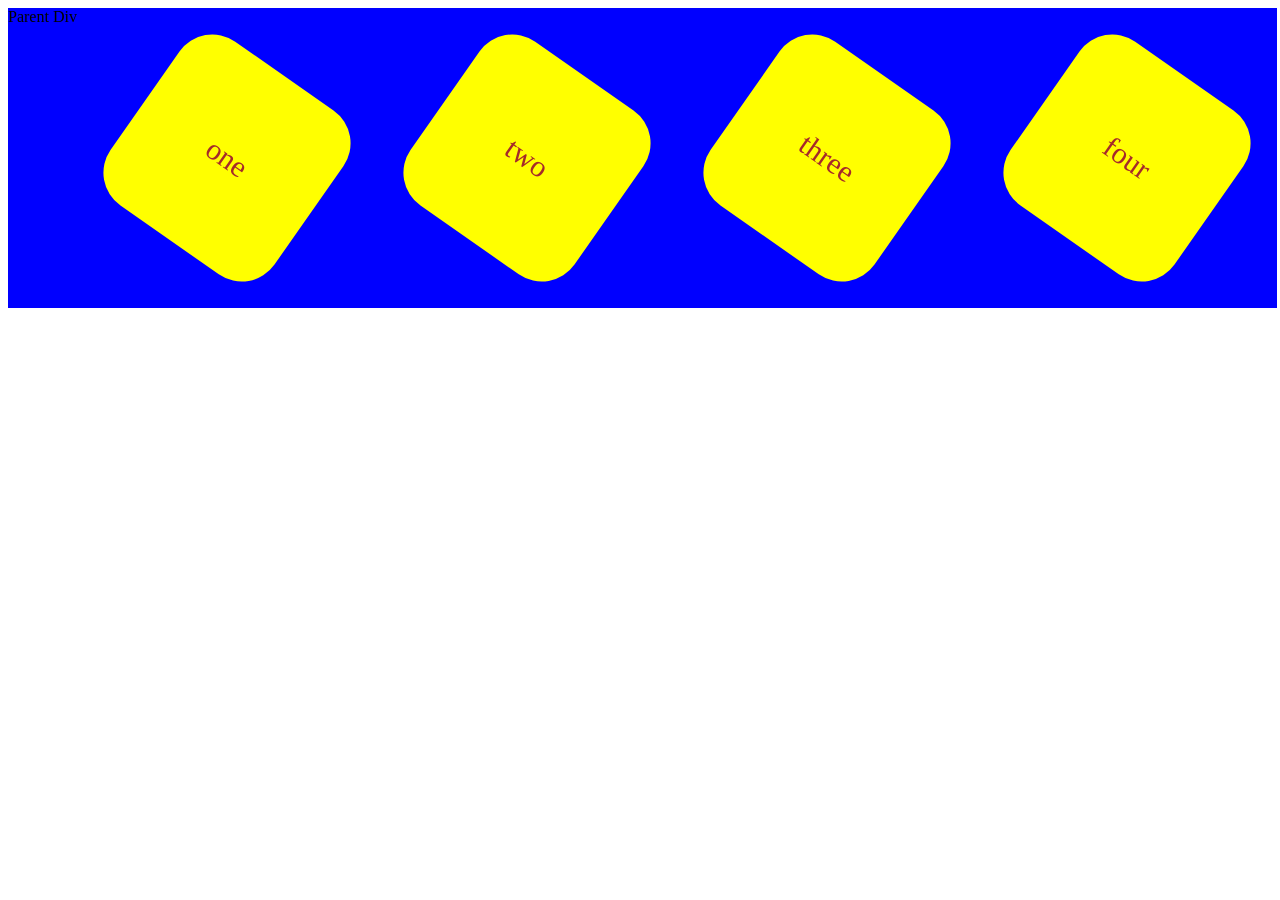
<file: css mastery/index.html>
<!DOCTYPE html>
<html lang="en">
<head>
    <meta charset="UTF-8">
    <meta name="viewport" content="width=device-width, initial-scale=1.0">
    <link rel="stylesheet" href="style.css">
    <title>Document</title>
</head>
<body>
    <div class="parent">
        Parent Div
        <div class="child"> one</div>
        <div class="child"> two</div>
        <div class="child"> three</div>
        <div class="child">four</div>
    </div>
</body>
</html>
</file>
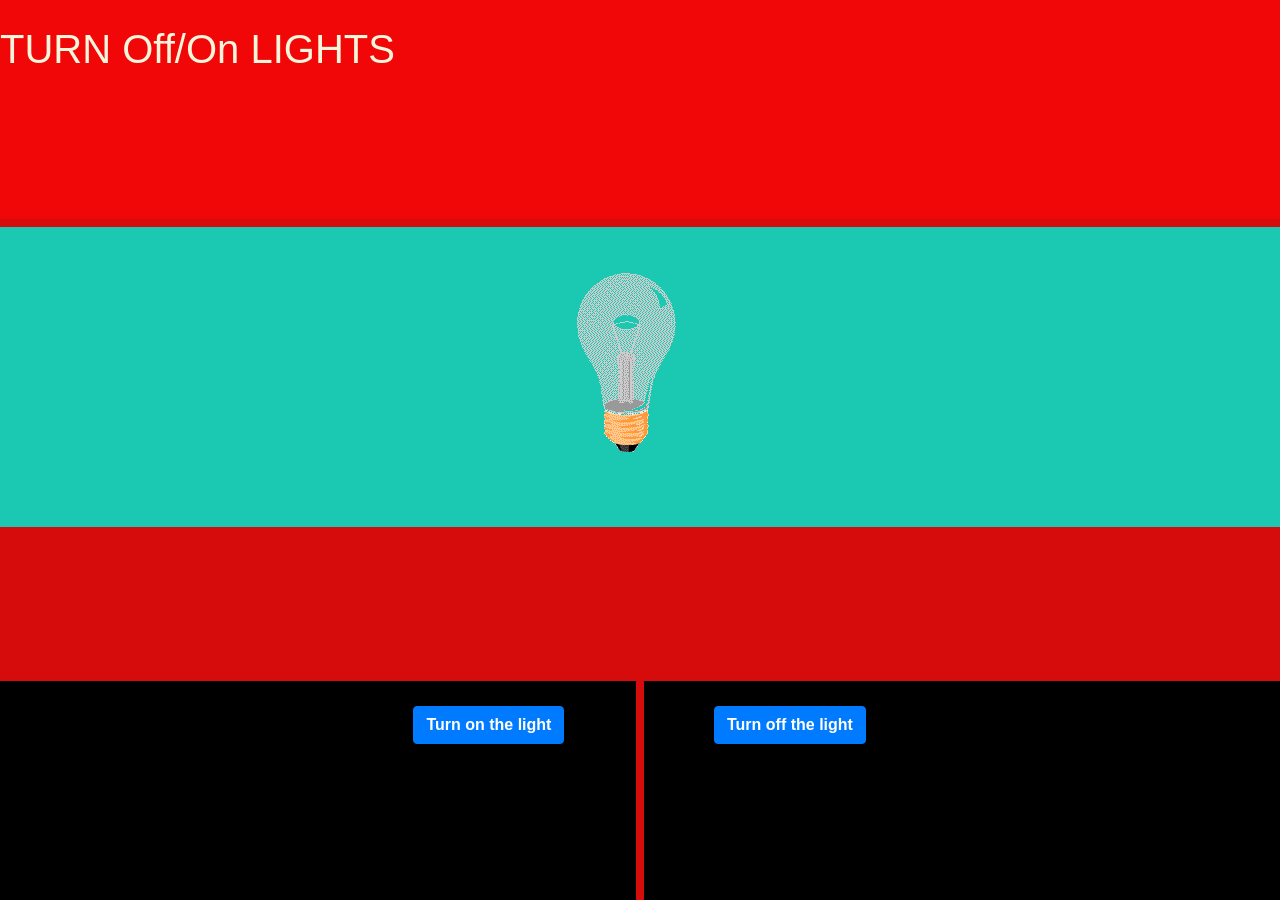
<file: Project/onoff light/index.html>
<!DOCTYPE html>
<html lang="en">
<head>
    <meta charset="UTF-8">
    <meta name="viewport" content="width=device-width, initial-scale=1.0">
    <title>On/off lights</title>
    <link rel="stylesheet" href="Onofflight.css"/> 
    <script src="Onofflight.js"></script>
    <link rel="stylesheet" href="https://maxcdn.bootstrapcdn.com/bootstrap/4.5.2/css/bootstrap.min.css">
    <script src="https://ajax.googleapis.com/ajax/libs/jquery/3.5.1/jquery.min.js"></script>
    <script src="https://cdnjs.cloudflare.com/ajax/libs/popper.js/1.16.0/umd/popper.min.js"></script>
    <script src="https://maxcdn.bootstrapcdn.com/bootstrap/4.5.2/js/bootstrap.min.js"></script>
</head>
<body>
    <div class="grid-container">
        <div id="div1">
            <h1>TURN Off/On LIGHTS<h1/>
        </div>
        <div id="div3"><img id="myImage" src="pic_bulboff.gif" ></div>
        <div id="div4"><button type="button" class="btn btn-primary" onclick="document.getElementById('myImage').src='pic_bulbon.gif'"><b>Turn on the light</b></button></div>
        <div id="div5"> <button type="button" class="btn btn-primary" onclick="document.getElementById('myImage').src='pic_bulboff.gif'"><b>Turn off the light</b></button></div>        
    </div>
</body>
</html>
</file>
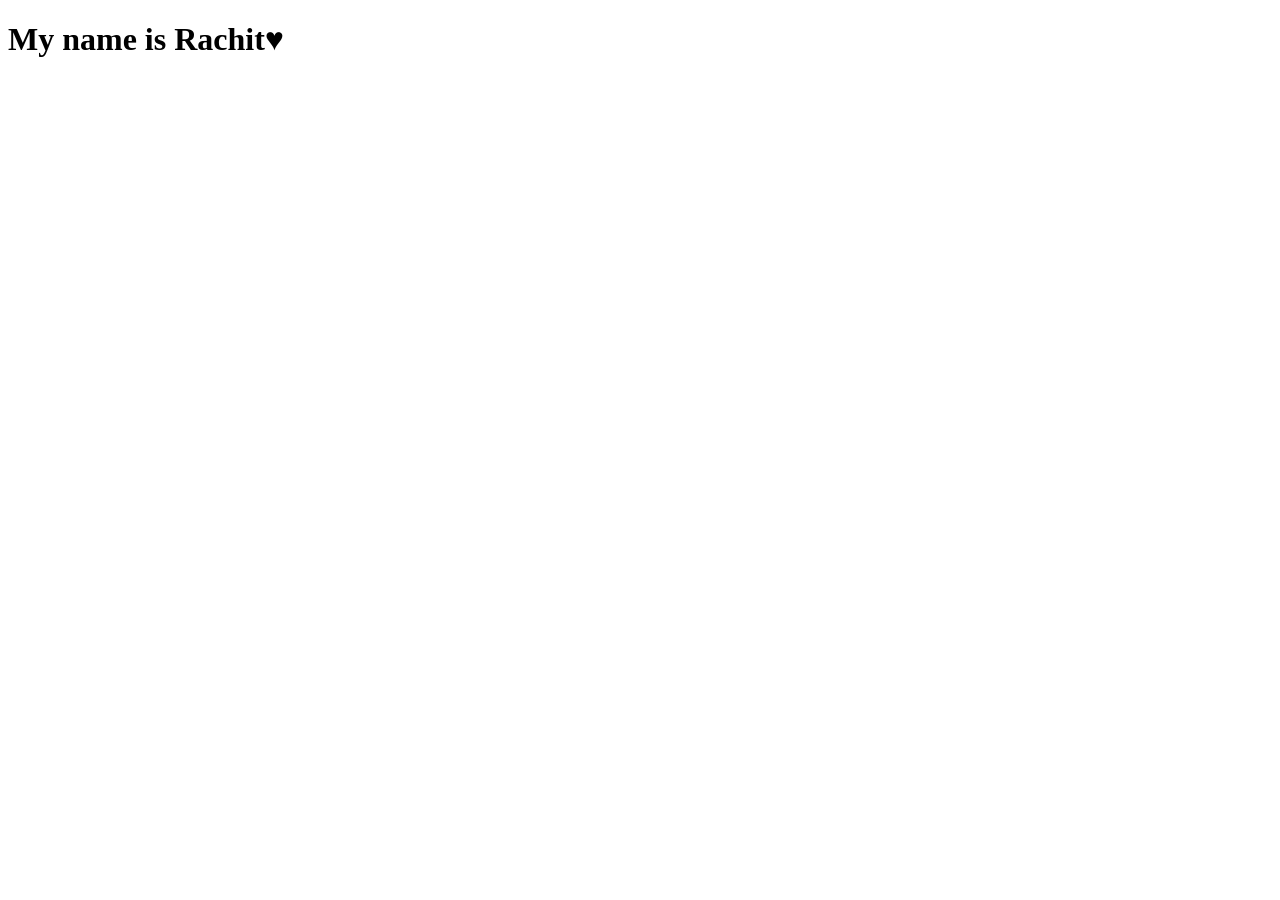
<file: JavaScript--Basics/DSA/Math/index.html>
<!DOCTYPE html>
<html lang="en">
<head>
    <meta charset="UTF-8">
    <meta name="viewport" content="width=device-width, initial-scale=1.0">
    <title>Rachit's Hub</title>
</head>
<body>
    <h1>My name is <b>Rachit</b>&hearts;</h1>
    <script src="bijli.js"></script>
</body>
</html>
</file>
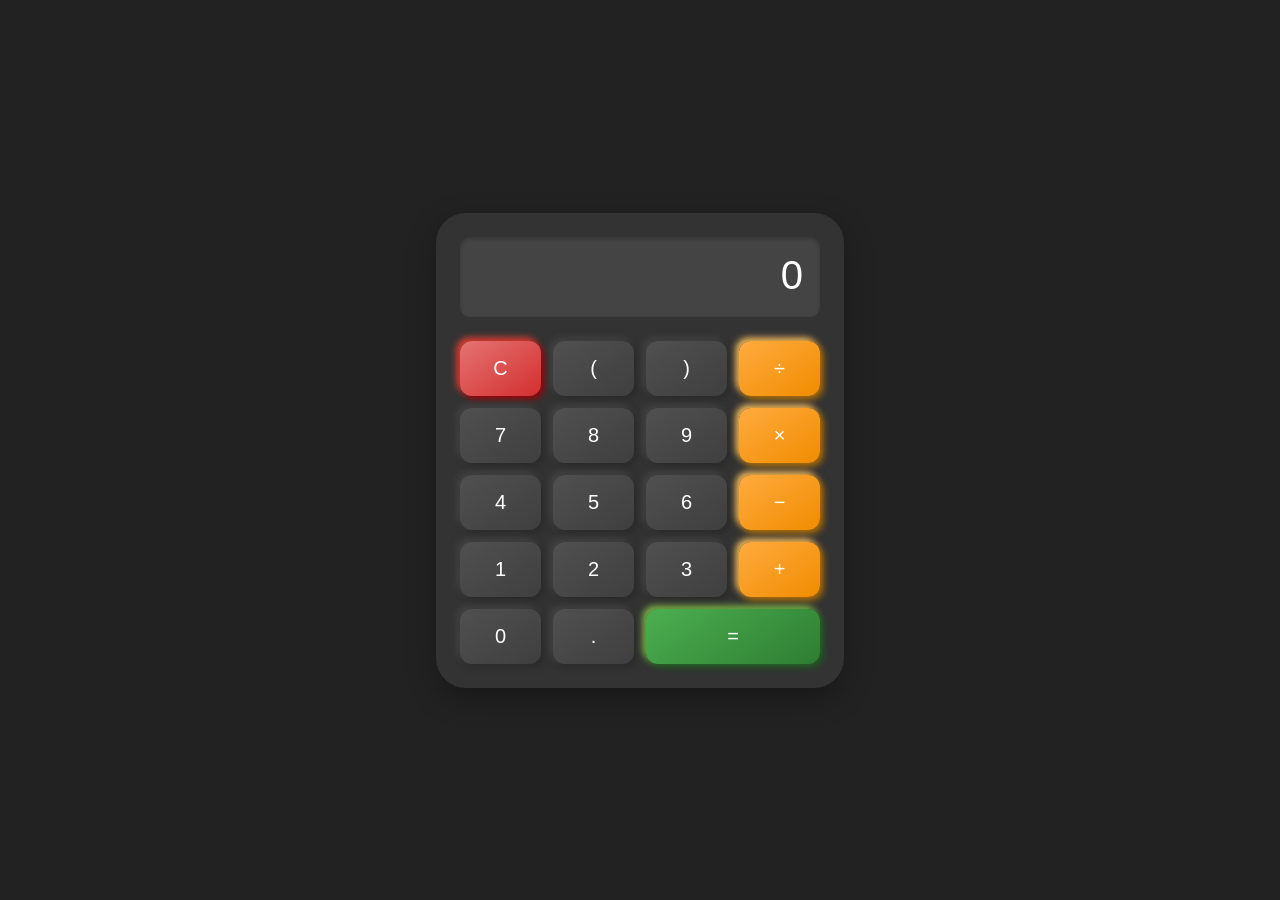
<file: Project/Portfolio/project1.html>
<!DOCTYPE html>
<html lang="en">
<head>
    <meta charset="UTF-8">
    <meta name="viewport" content="width=device-width, initial-scale=1.0">
    <title>Calculator</title>
    <style>
        body {
            background: #222;
            display: flex;
            justify-content: center;
            align-items: center;
            height: 100vh;
            margin: 0;
            font-family: 'Segoe UI', Arial, sans-serif;
            overflow: hidden;
        }

        .calculator {
            background: #333;
            border-radius: 30px;
            box-shadow: 0 10px 30px rgba(0,0,0,0.3);
            width: 360px;
            overflow: hidden;
            padding: 1.5rem;
        }

        .display {
            background: #444;
            color: #fff;
            font-size: 2.5rem;
            border-radius: 10px;
            padding: 1rem;
            margin-bottom: 1.5rem;
            text-align: right;
            min-height: 3rem;
            letter-spacing: 1px;
            overflow-x: auto;
            box-shadow: inset 0 2px 4px rgba(0,0,0,0.2);
        }

        .buttons {
            display: grid;
            grid-template-columns: repeat(4, 1fr);
            gap: 0.75rem;
        }

        .btn {
            padding: 1rem;
            font-size: 1.25rem;
            border: none;
            border-radius: 12px;
            background: linear-gradient(145deg, #505050, #3f3f3f);
            color: #fff;
            cursor: pointer;
            transition: transform 0.1s ease-in-out, box-shadow 0.1s ease-in-out;
            box-shadow: 3px 3px 7px #2a2a2a, -3px -3px 7px #464646;
            position: relative;
            overflow: hidden;
        }

        .btn::before {
            content: '';
            position: absolute;
            top: 0;
            left: 0;
            width: 100%;
            height: 100%;
            background: rgba(255, 255, 255, 0.05);
            opacity: 0;
            transition: opacity 0.2s ease-in-out;
        }

        .btn:hover::before {
            opacity: 1;
        }

        .btn:active {
            transform: translateY(1px);
            box-shadow: inset 1px 1px 3px #2a2a2a, inset -1px -1px 3px #464646;
        }

        .btn.operator {
            background: linear-gradient(145deg, #ffab40, #f08c00);
            color: #fff;
            box-shadow: 3px 3px 7px #b36e00, -3px -3px 7px #ffc766;
        }

        .btn.equal {
            background: linear-gradient(145deg, #4caf50, #2e7d32);
            color: #fff;
            grid-column: span 2;
            box-shadow: 3px 3px 7px #1b5e20, -3px -3px 7px #8bc34a;
        }

        .btn.clear {
            background: linear-gradient(145deg, #e57373, #d32f2f);
            color: #fff;
            box-shadow: 3px 3px 7px #9a0007, -3px -3px 7px #f44336;
        }
    </style>
</head>
<body>
    <div class="calculator">
        <div class="display" id="display">0</div>
        <div class="buttons">
            <button class="btn clear" onclick="clearDisplay()">C</button>
            <button class="btn" onclick="appendValue('(')">(</button>
            <button class="btn" onclick="appendValue(')')">)</button>
            <button class="btn operator" onclick="appendValue('/')">÷</button>
            <button class="btn" onclick="appendValue('7')">7</button>
            <button class="btn" onclick="appendValue('8')">8</button>
            <button class="btn" onclick="appendValue('9')">9</button>
            <button class="btn operator" onclick="appendValue('*')">×</button>
            <button class="btn" onclick="appendValue('4')">4</button>
            <button class="btn" onclick="appendValue('5')">5</button>
            <button class="btn" onclick="appendValue('6')">6</button>
            <button class="btn operator" onclick="appendValue('-')">−</button>
            <button class="btn" onclick="appendValue('1')">1</button>
            <button class="btn" onclick="appendValue('2')">2</button>
            <button class="btn" onclick="appendValue('3')">3</button>
            <button class="btn operator" onclick="appendValue('+')">+</button>
            <button class="btn" onclick="appendValue('0')">0</button>
            <button class="btn" onclick="appendValue('.')">.</button>
            <button class="btn equal" onclick="calculateResult()">=</button>
        </div>
    </div>
    <script>
        const display = document.getElementById('display');
        let currentInput = '0';

        function appendValue(val) {
            if (currentInput === '0' && val !== '.') {
                currentInput = val;
            } else {
                currentInput += val;
            }
            display.textContent = currentInput;
        }

        function clearDisplay() {
            currentInput = '0';
            display.textContent = currentInput;
        }

        function calculateResult() {
            try {
                let result = eval(currentInput.replace(/÷/g, '/').replace(/×/g, '*'));
                display.textContent = result;
                currentInput = result.toString();
            } catch {
                display.textContent = 'Error';
                currentInput = '0';
            }
        }
    </script>
</body>
</html>
</file>
<file: css mastery/style.css>
.parent {
    background-color: blue;
    position: absolute;
    display: flex;

}

.child {
    
    position: relative;
    width: 100vh;
    background-color: yellow;
    width: 200px;
    height: 200px;
    margin: 50px;
    border-radius: 20%;
    position: relative;
    text-align: center;
    transform: rotate(395deg);
    transition: transform 1s ;
    transform-origin: center;
    cursor: pointer;
    font-size: 30px;
    line-height: 200px;
    color: brown;
  
    
}
</file>
<file: Project/onoff light/Onofflight.css>
.grid-container {
    display: grid;
    grid-template-columns: repeat(2, 1fr);
    grid-template-rows: repeat(4, 1fr);
    grid-gap: 8px;
    background-color: rgb(214, 12, 12);
    height: 100vh;
    
}

#div1 {
grid-column: span 2 / span 2;
grid-row: span 1 / span 1;
grid-column-start: 1;
grid-row-start: 1;
display: inline;
justify-items: center;
align-items: center;
background-color: rgb(241, 7, 7);
color: beige;
padding-top:25px;
}

#div2 {
grid-column-start: 2;
grid-row-start: 1;
}

#div3 {
grid-column: span 2 / span 2;
grid-row: span 2 / span 2;
grid-column-start: 1;
grid-row-start: 2;
height:300px;
padding-left: 45%;
padding-top: 45px;
background-color: rgb(27, 201, 178);
}

#div4 {
grid-column-start: 1;
grid-row-start: 4;
padding-top: 25px;
padding-left:65%;
padding-bottom:25px;
background-color: black;
}

#div5 {
grid-column-start: 2;
grid-row-start: 4;
padding-top: 25px;
padding-left:70px;
padding-bottom:25px;
background-color: black;
}
</file>
